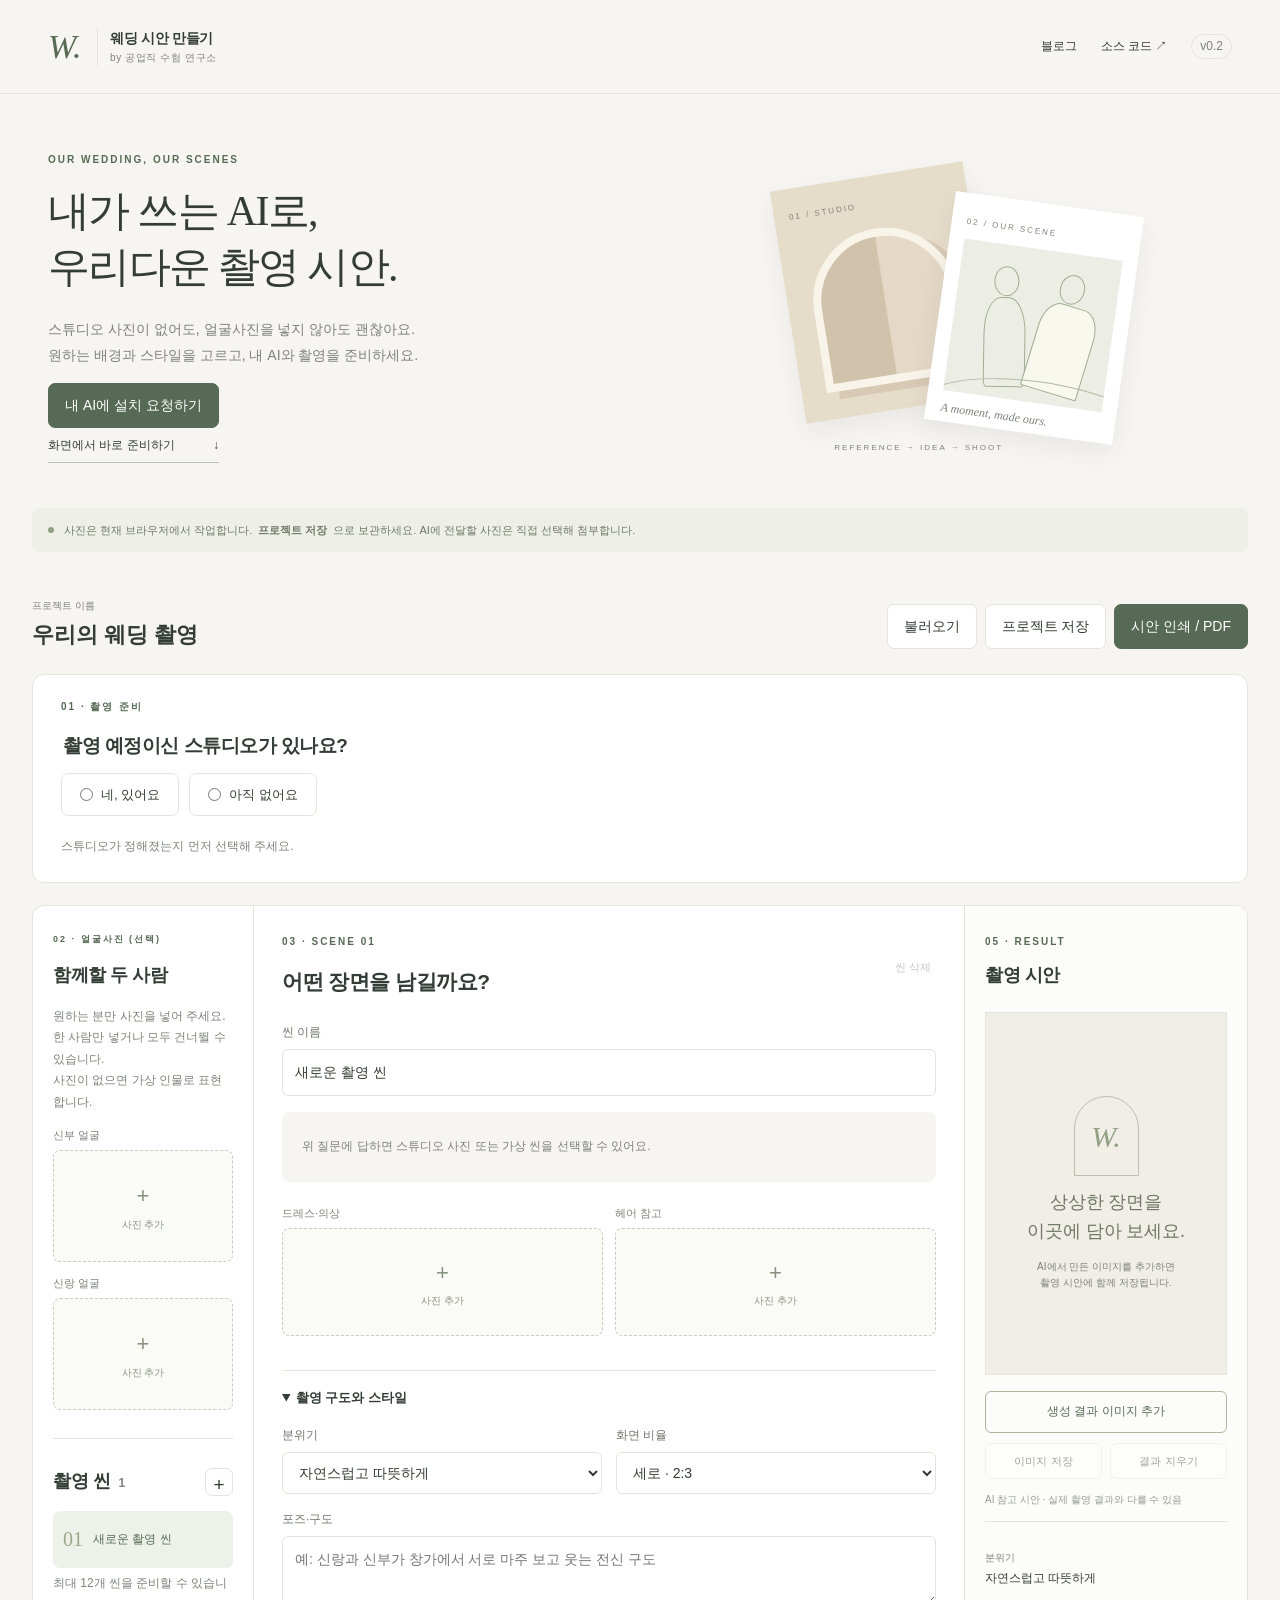
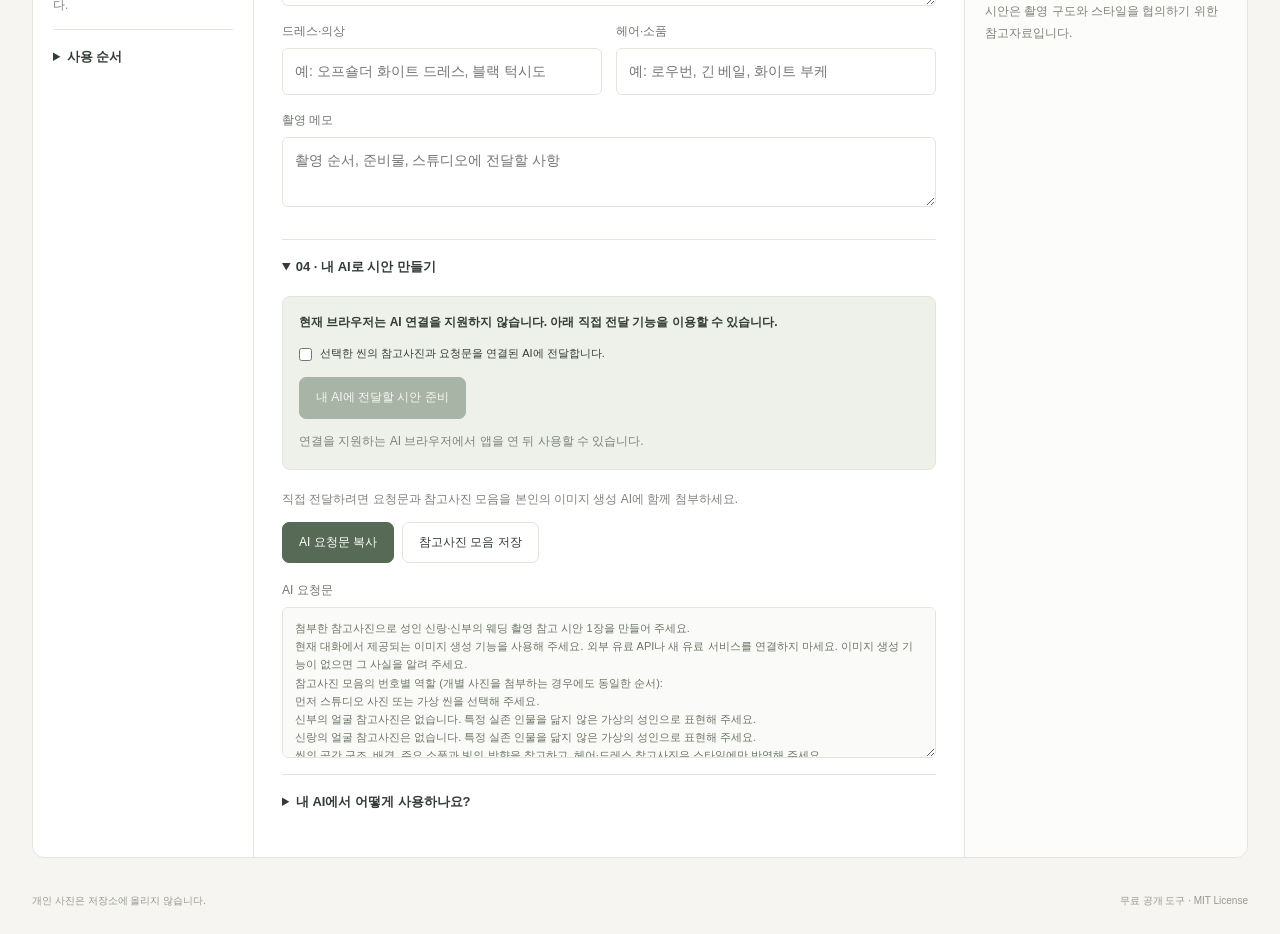
<file: index.html>
<!doctype html>
<html lang="ko">
<head>
  <meta charset="utf-8"><meta name="viewport" content="width=device-width, initial-scale=1">
  <meta name="description" content="스튜디오 사진 또는 가상 씬을 고르고, 내가 쓰는 AI로 준비하는 웨딩 촬영 시안. 얼굴사진은 선택입니다.">
  <title>웨딩 시안 만들기 · DJ</title>
  <link rel="stylesheet" href="assets/app.css">
  <script defer src="assets/scenes.js"></script><script defer src="assets/core.js"></script><script defer src="assets/app.js"></script>
</head>
<body>
  <header class="topbar"><a class="brand" href="./"><span class="mark">W.</span><span>웨딩 시안 만들기<small>by 공업직 수험 연구소</small></span></a><nav><a href="https://airsystem.tistory.com/">블로그</a><a href="https://github.com/dongjoo-cpf19b/tistory_wedding_dj" target="_blank" rel="noopener">소스 코드 ↗</a><span class="version">v0.2</span></nav></header>
  <main>
    <section class="intro"><div><p class="eyebrow">OUR WEDDING, OUR SCENES</p><h1>내가 쓰는 AI로,<br>우리다운 촬영 시안.</h1><p class="lead">스튜디오 사진이 없어도, 얼굴사진을 넣지 않아도 괜찮아요.<br>원하는 배경과 스타일을 고르고, 내 AI와 촬영을 준비하세요.</p><button id="copy-install" class="dark">내 AI에 설치 요청하기</button><br><a class="text-link" href="#workspace">화면에서 바로 준비하기 <span>↓</span></a></div><div class="intro-art" aria-hidden="true"><div class="paper back"><span>01 / STUDIO</span><div class="arch"></div></div><div class="paper front"><span>02 / OUR SCENE</span><div class="line-art"><i></i><i></i></div><small>A moment, made ours.</small></div><span class="art-caption">REFERENCE → IDEA → SHOOT</span></div></section>
    <div class="privacy-note"><span class="dot"></span> 사진은 현재 브라우저에서 작업합니다. <b>프로젝트 저장</b>으로 보관하세요. AI에 전달할 사진은 직접 선택해 첨부합니다.</div>
    <div class="project-bar" id="workspace"><label>프로젝트 이름<input id="project-name" maxlength="80" value="우리의 웨딩 촬영" aria-label="프로젝트 이름"></label><div class="actions"><button id="load-project">불러오기</button><button id="save-project">프로젝트 저장</button><button id="print-project" class="dark">시안 인쇄 / PDF</button><input id="project-file" type="file" accept=".json,.wedding.json" hidden></div></div>
    <section class="studio-setup" aria-label="스튜디오 준비 상태">
      <p class="step-label">01 · 촬영 준비</p>
      <fieldset><legend>촬영 예정이신 스튜디오가 있나요?</legend><div class="choice-row"><label><input type="radio" name="studioPlan" value="yes">네, 있어요</label><label><input type="radio" name="studioPlan" value="no">아직 없어요</label></div></fieldset>
      <fieldset id="studio-photo-question" hidden><legend>예정인 스튜디오 씬 사진들이 있나요?</legend><div class="choice-row"><label><input type="radio" name="hasStudioPhotos" value="yes">네, 사진이 있어요</label><label><input type="radio" name="hasStudioPhotos" value="no">사진은 없어요</label></div></fieldset>
      <p class="hint" id="studio-route" role="status">스튜디오가 정해졌는지 먼저 선택해 주세요.</p>
    </section>
    <div class="workspace">
      <aside class="sidebar"><p class="step-label">02 · 얼굴사진 (선택)</p><h2>함께할 두 사람</h2><p class="hint">원하는 분만 사진을 넣어 주세요.<br>한 사람만 넣거나 모두 건너뛸 수 있습니다.<br>사진이 없으면 가상 인물로 표현합니다.</p><div id="people"></div><div class="divider"></div><div class="row"><h2>촬영 씬 <span id="scene-count">1</span></h2><button id="add-scene" class="icon-button" aria-label="씬 추가">+</button></div><div id="scene-list"></div><p class="hint">최대 12개 씬을 준비할 수 있습니다.</p><details><summary>사용 순서</summary><ol><li>스튜디오 사진 또는 가상 씬 선택</li><li>얼굴사진 추가 (선택)</li><li>원하는 구도·의상·헤어 입력</li><li>AI 요청문과 참고사진 준비</li><li>생성 결과 추가 후 시안 저장</li></ol><p>본인 또는 사용 동의를 받은 인물사진과 이용 가능한 스튜디오 사진을 사용하세요.</p></details></aside>
      <section class="editor"><div class="editor-heading"><div><p class="step-label" id="scene-number">03 · SCENE 01</p><h2>어떤 장면을 남길까요?</h2></div><button id="remove-scene" class="quiet">씬 삭제</button></div>
        <label class="field">씬 이름<input id="scene-title" maxlength="80" placeholder="예: 창가에서 마주 보기"></label>
        <div id="scene-source"></div><div id="references" class="references"></div>
        <details open class="settings"><summary>촬영 구도와 스타일</summary><div class="two-col"><label class="field">분위기<select id="mood"><option>자연스럽고 따뜻하게</option><option>밝고 사랑스럽게</option><option>차분하고 우아하게</option><option>선명하고 감각적으로</option><option>필름 사진처럼</option></select></label><label class="field">화면 비율<select id="size"><option value="1024x1536">세로 · 2:3</option><option value="1536x1024">가로 · 3:2</option><option value="1024x1024">정사각 · 1:1</option></select></label></div><label class="field">포즈·구도<textarea id="pose" rows="2" maxlength="1200" placeholder="예: 신랑과 신부가 창가에서 서로 마주 보고 웃는 전신 구도"></textarea></label><div class="two-col"><label class="field">드레스·의상<input id="outfit" maxlength="300" placeholder="예: 오프숄더 화이트 드레스, 블랙 턱시도"></label><label class="field">헤어·소품<input id="hair" maxlength="300" placeholder="예: 로우번, 긴 베일, 화이트 부케"></label></div><label class="field">촬영 메모<textarea id="memo" rows="2" maxlength="1200" placeholder="촬영 순서, 준비물, 스튜디오에 전달할 사항"></textarea></label></details>
        <details class="ai-panel" open><summary>04 · 내 AI로 시안 만들기</summary><div class="agent-link"><p id="agent-capability">AI 연결 지원 여부를 확인하고 있습니다.</p><label class="check"><input id="agent-consent" type="checkbox">선택한 씬의 참고사진과 요청문을 연결된 AI에 전달합니다.</label><button id="prepare-ai" class="dark" disabled>내 AI에 전달할 시안 준비</button><p id="agent-status" class="hint" role="status">연결을 지원하는 AI 브라우저에서 앱을 연 뒤 사용할 수 있습니다.</p><button id="cancel-ai" class="quiet" hidden>전달 취소</button></div><p>직접 전달하려면 요청문과 참고사진 모음을 본인의 이미지 생성 AI에 함께 첨부하세요.</p><div class="actions"><button id="copy-prompt" class="dark">AI 요청문 복사</button><button id="save-reference">참고사진 모음 저장</button></div><label class="field prompt-field">AI 요청문<textarea id="prompt" rows="7" readonly></textarea></label><details class="ai-help"><summary>내 AI에서 어떻게 사용하나요?</summary><ol><li>위 버튼으로 요청문을 복사하고 참고사진 모음을 저장합니다.</li><li>이미지 생성 기능이 있는 본인의 AI 대화에 요청문과 사진을 함께 첨부합니다.</li><li>완성된 이미지를 내려받아 오른쪽에 추가합니다.</li></ol><p class="hint">이 도구는 무료이며 API 키를 요구하지 않습니다. 생성은 이용 중인 AI의 기능과 이용 한도에 따릅니다. Claude는 자체 사진 생성 기능이 없어 다른 이미지 생성 도구가 필요합니다.</p></details></details>
      </section>
      <aside class="result-panel"><p class="step-label">05 · RESULT</p><h2>촬영 시안</h2><div id="result-preview" class="result-preview"><div class="empty-art">W.</div><p>상상한 장면을<br>이곳에 담아 보세요.</p><small>AI에서 만든 이미지를 추가하면<br>촬영 시안에 함께 저장됩니다.</small></div><label class="upload-result" for="result-file">생성 결과 이미지 추가<input id="result-file" type="file" accept="image/png,image/jpeg,image/webp" hidden></label><div class="actions"><button id="download-result" disabled>이미지 저장</button><button id="clear-result" disabled>결과 지우기</button></div><p class="result-note">AI 참고 시안 · 실제 촬영 결과와 다를 수 있음</p><dl id="result-meta"></dl><p class="hint">시안은 촬영 구도와 스타일을 협의하기 위한 참고자료입니다.</p></aside>
    </div>
    <section id="print-board" aria-label="전체 촬영 시안"></section>
  </main><footer>개인 사진은 저장소에 올리지 않습니다. <span>무료 공개 도구 · MIT License</span></footer><div id="toast" role="status" aria-live="polite"></div>
</body></html>
</file>
<file: assets/app.css>
@charset "UTF-8";
:root{--bg:#f7f5f1;--paper:#fff;--ink:#333c35;--muted:#7d827b;--line:#e3e4dc;--green:#566a55;--pale:#edf1e9;--sand:#e5d8c6;--serif:Georgia,"Noto Serif KR",serif}*{box-sizing:border-box}html{scroll-behavior:smooth}body{margin:0;background:var(--bg);color:var(--ink);font:14px/1.65 -apple-system,BlinkMacSystemFont,"Segoe UI","Noto Sans KR",sans-serif}button,input,textarea,select{font:inherit}button,a,label.upload-result{touch-action:manipulation}button{padding:10px 16px;border:1px solid var(--line);border-radius:7px;background:#fff;color:var(--ink);cursor:pointer}button:hover{background:var(--pale);border-color:#a5b19d}button:disabled{opacity:.45;cursor:not-allowed}button.dark{background:var(--green);border-color:var(--green);color:#fff}button.dark:hover{background:#40523e}a{color:inherit;text-decoration:none}a:hover{text-decoration:underline}input,textarea,select{width:100%;color:var(--ink);background:#fff;border:1px solid var(--line);border-radius:6px;padding:11px 12px}textarea{resize:vertical}input:focus,textarea:focus,select:focus,button:focus-visible,summary:focus-visible{outline:2px solid #8a9a7c;outline-offset:3px}h1,h2,p{margin-top:0}h2{font-size:18px;font-weight:600;letter-spacing:-.5px}small,.hint{color:var(--muted);font-size:12px}.hint{line-height:1.8}label.field{display:block;font-size:12px;color:#6f786d;font-weight:500;margin-bottom:16px}.field input,.field textarea,.field select{display:block;margin-top:6px;font-size:14px;font-weight:400}.topbar{max-width:1440px;margin:auto;display:flex;align-items:center;justify-content:space-between;height:94px;padding:0 48px;border-bottom:1px solid var(--line)}.brand{display:flex;align-items:center;gap:12px;font-weight:650;letter-spacing:-.3px}.brand small{display:block;font-size:10px;letter-spacing:.6px;font-weight:400}.mark{font:italic 34px var(--serif);color:var(--green);border-right:1px solid var(--line);padding-right:16px}.topbar nav{display:flex;gap:24px;align-items:center;font-size:12px}.version{border:1px solid var(--line);padding:2px 8px;border-radius:20px;color:var(--muted)}main{max-width:1344px;margin:auto;padding:0 32px}.intro{display:grid;grid-template-columns:1.2fr 1fr;gap:50px;min-height:390px;padding:58px 16px 40px;align-items:center}.eyebrow,.step-label{font-size:10px;letter-spacing:2px;color:var(--green);font-weight:600;margin-bottom:14px}.intro h1{font:400 42px/1.35 var(--serif);letter-spacing:-1.7px;margin-bottom:20px}.lead{color:var(--muted);font-size:14px;line-height:1.9}.text-link{display:inline-block;margin-top:8px;font-size:12px;border-bottom:1px solid #bbc4b3;padding-bottom:6px}.text-link span{margin-left:35px}.intro-art{height:285px;position:relative;max-width:410px;justify-self:center;width:100%}.paper{position:absolute;background:#fff;box-shadow:0 10px 24px #333c3512;padding:15px}.paper span{font-size:8px;letter-spacing:2px;color:var(--muted)}.paper.back{width:195px;height:235px;left:18px;top:10px;transform:rotate(-9deg);background:#e6dcca}.paper.front{width:190px;height:230px;left:170px;top:38px;transform:rotate(8deg)}.paper.front small{font:italic 12px var(--serif)}.arch{margin:15px 10px 0;height:155px;border-radius:90px 90px 0 0;background:linear-gradient(90deg,#d1c2ab 49%,#e5d8c6 50%);border:8px solid #f8f4e9;box-shadow:12px 8px 0 #d7c9b4}.line-art{height:153px;position:relative;background:#ecede4;margin:8px 0 5px;overflow:hidden}.line-art:after{content:"";position:absolute;width:230px;height:70px;border:1px solid #b2baa4;border-radius:50%;bottom:-50px;left:-20px}.line-art i{position:absolute;border:1px solid #a2ad93;border-radius:40% 40% 8% 8%;width:42px;height:90px;left:33px;top:52px;transform:rotate(-7deg)}.line-art i:before{content:"";position:absolute;width:23px;height:28px;border:1px solid #a2ad93;border-radius:50%;top:-32px;left:9px}.line-art i+i{width:58px;left:82px;transform:rotate(9deg);border-radius:30% 30% 0 0;background:#f8f8ef}.art-caption{position:absolute;bottom:-4px;left:65px;font-size:8px;letter-spacing:2px;color:var(--muted)}.privacy-note{display:flex;align-items:center;gap:6px;flex-wrap:wrap;padding:13px 16px;background:#eef0e8;font-size:11px;color:#6f7868;border-radius:7px;margin:5px 0 26px}.dot{height:6px;width:6px;border-radius:50%;background:#90a183;margin-right:4px}.project-bar{scroll-margin-top:20px;display:flex;justify-content:space-between;align-items:center;gap:20px;padding:20px 0}.project-bar>label{font-size:10px;color:var(--muted)}.project-bar input{border:0;background:none;padding:0;font-size:22px;font-weight:600;line-height:1.8;max-width:400px}.actions{display:flex;gap:8px;flex-wrap:wrap}.workspace{display:grid;grid-template-columns:220px minmax(0,1fr) 282px;align-items:start;border:1px solid var(--line);border-radius:12px;background:var(--paper);overflow:hidden}.sidebar{padding:26px 20px}.sidebar .step-label{font-size:9px}.divider{border-top:1px solid var(--line);margin:28px 0}.row{display:flex;justify-content:space-between;align-items:center;margin-bottom:15px}.row h2{margin:0}.row h2 span{font-size:12px;color:var(--muted);margin-left:4px}.icon-button{width:28px;height:28px;padding:0;font-size:19px}.scene-item{display:flex;gap:10px;width:100%;padding:12px 10px;text-align:left;border:0;margin-bottom:5px;font-size:12px;align-items:center}.scene-item.active{background:var(--pale);color:var(--green)}.scene-item .num{font-family:var(--serif);font-size:20px;color:#9aa88c}.scene-item span:last-child{overflow:hidden;text-overflow:ellipsis;white-space:nowrap}.editor{padding:28px;border-left:1px solid var(--line);border-right:1px solid var(--line);min-width:0}.editor-heading{display:flex;justify-content:space-between;align-items:center;margin-bottom:24px;gap:8px}.editor-heading h2{font-size:21px;margin:0}.quiet{border:0;padding:5px;color:var(--muted);font-size:11px;white-space:nowrap}.references{display:grid;grid-template-columns:1fr 1fr;gap:12px;margin:22px 0}.asset{position:relative;margin-bottom:12px}.asset-label{font-size:11px;display:flex;justify-content:space-between;color:var(--muted);margin-bottom:6px}.asset-label button{padding:0;border:0;font-size:10px}.asset-input{display:block;cursor:pointer;text-align:center;height:108px;border:1px dashed #c8ccbf;border-radius:7px;overflow:hidden;background:#fafbf7}.asset-input:hover{background:var(--pale)}.asset-input input{position:absolute;width:1px;height:1px;opacity:0}.asset-input:focus-within{outline:2px solid var(--green)}.asset-input img{width:100%;height:100%;object-fit:cover}.asset-empty{height:100%;display:flex;align-items:center;justify-content:center;flex-direction:column;color:#87917f;gap:2px}.asset-empty b{font-size:22px;font-weight:300}.asset-empty span{font-size:10px}.asset.studio{grid-column:1/-1}.asset.studio .asset-input{height:160px}.sidebar .asset-input{height:112px}.two-col{display:grid;grid-template-columns:1fr 1fr;gap:14px}details{border-top:1px solid var(--line);padding:16px 0;font-size:12px}summary{font-size:13px;font-weight:600;cursor:pointer;list-style-position:inside}details[open]>summary{margin-bottom:18px}.sidebar details p,.sidebar li{font-size:11px;color:var(--muted)}.sidebar ol{padding-left:18px}.settings{margin-top:10px}.ai-panel{padding-bottom:0}.ai-panel>p{color:var(--muted)}.prompt-field{margin-top:18px}.prompt-field textarea{font-size:11px;background:#fafbf8;color:#6b7465}.api-settings{padding-bottom:4px}.check{display:flex;align-items:flex-start;gap:8px;margin:12px 0;font-size:11px}.check input{width:auto;margin:4px 0}.result-panel{padding:28px 20px;background:#fcfcfa;align-self:stretch}.result-preview{margin:22px 0 16px;aspect-ratio:2/3;border:1px solid var(--line);background:#f0eee7;display:flex;align-items:center;justify-content:center;flex-direction:column;text-align:center;padding:18px}.result-preview img{width:100%;height:100%;object-fit:contain}.result-preview.has-image{padding:0;background:#eee}.result-preview p{font-family:var(--serif);font-size:18px;color:#6e7664;margin:12px 0}.result-preview small{font-size:10px}.empty-art{width:65px;height:80px;border:1px solid #b9c0ad;border-radius:40px 40px 0 0;font:italic 30px/80px var(--serif);color:#93a083}.upload-result{display:block;border:1px solid #abb79f;border-radius:6px;text-align:center;cursor:pointer;padding:10px;font-size:12px;margin-bottom:10px;color:var(--green)}.result-panel .actions button{flex:1;font-size:11px;padding:8px}.result-note{font-size:10px;color:#969b91;margin-top:13px}.result-panel dl{border-top:1px solid var(--line);padding-top:16px;font-size:12px}.result-panel dt{color:var(--muted);font-size:10px;margin-top:12px}.result-panel dd{margin:3px 0;white-space:pre-wrap;overflow-wrap:anywhere}.result-panel .step-label{margin-bottom:10px}footer{max-width:1280px;margin:35px auto 25px;padding:0 32px;display:flex;justify-content:space-between;font-size:10px;color:#949a8e}#toast{position:fixed;bottom:28px;left:50%;transform:translateX(-50%);background:#344733;color:#fff;padding:12px 22px;border-radius:8px;box-shadow:0 6px 20px #2222;font-size:13px;opacity:0;pointer-events:none;transition:opacity .15s;z-index:20;max-width:90vw;width:max-content}#toast.show{opacity:1}#print-board{display:none}.print-scene{break-after:page}.print-scene:last-child{break-after:auto}.print-result{width:100%;max-height:145mm;object-fit:contain}.print-refs{display:flex;gap:8px}.print-refs figure{margin:0;flex:1;min-width:0}.print-refs img{width:100%;height:40mm;object-fit:contain}.print-refs figcaption{font-size:10px}.print-scene p{white-space:pre-wrap;overflow-wrap:anywhere}
@media(min-width:1450px){.intro{padding-top:64px;padding-bottom:48px}}@media(max-width:1100px){.workspace{grid-template-columns:180px minmax(0,1fr)}.result-panel{grid-column:2;border-left:1px solid var(--line);border-top:1px solid var(--line)}.result-preview{max-width:340px;margin:20px auto}.editor{border-right:0}.sidebar{grid-row:1/3;padding:24px 16px}.result-panel .actions{max-width:340px;margin:auto}.upload-result{max-width:340px;margin:10px auto}.intro h1{font-size:36px}.intro-art{transform:scale(.9)}}@media(max-width:720px){.topbar{padding:0 20px;height:78px}.topbar nav{gap:14px;font-size:11px}.topbar nav>a:first-child,.version{display:none}main{padding:0 16px}.intro{grid-template-columns:1fr;padding:36px 4px 26px;gap:10px;min-height:0}.intro h1{font-size:34px}.intro-art{display:none}.lead{font-size:13px}.privacy-note{font-size:10px;line-height:1.8}.project-bar{display:block}.project-bar .actions{margin-top:14px}.project-bar button{font-size:11px;padding:9px 12px}.workspace{display:block}.sidebar{padding:22px;border-bottom:1px solid var(--line)}#people{display:grid;grid-template-columns:1fr 1fr;gap:12px}.sidebar .divider{margin:20px 0}.sidebar .hint br{display:none}#scene-list{display:flex;gap:6px;overflow:auto}.scene-item{width:auto;min-width:130px;max-width:180px}.sidebar>details{padding-bottom:0}.editor,.result-panel{padding:24px 20px;border-left:0;border-right:0}.editor-heading h2{font-size:19px}.references{gap:10px}.two-col{grid-template-columns:1fr;gap:0}.result-panel{border-top:1px solid var(--line)}footer{display:block;padding:0 20px}footer span{display:block;margin-top:6px}button{padding:10px 13px}.ai-panel .actions button{font-size:12px}.result-preview{width:100%;max-width:380px}}
@media print{@page{size:A4;margin:14mm}body{background:white;color:#222}.topbar,.intro,.privacy-note,.project-bar,.workspace,footer,#toast{display:none!important}main{padding:0;max-width:none}#print-board{display:block}.print-scene{font-size:12px}.print-scene h1{font-size:24px}.print-scene h2{font-size:18px;margin-top:14px}.print-scene .print-meta{display:grid;grid-template-columns:1fr 1fr;gap:12px}.print-scene .print-caption{font-size:10px;color:#777}.print-refs{break-inside:avoid}}

[hidden]{display:none!important}.studio-setup{margin:0 0 22px;padding:24px 28px;border:1px solid var(--line);border-radius:12px;background:#fff}.studio-setup fieldset{border:0;padding:0;margin:0 0 20px}.studio-setup legend{font-size:19px;font-weight:600;margin-bottom:12px;letter-spacing:-.5px}.choice-row{display:flex;gap:10px;flex-wrap:wrap}.choice-row label{cursor:pointer;border:1px solid var(--line);padding:10px 18px;border-radius:7px;display:flex;align-items:center;gap:8px;font-size:13px}.choice-row label:has(input:checked){background:var(--pale);border-color:var(--green)}.choice-row input{width:auto;accent-color:var(--green);margin:0}.studio-setup .hint{margin:0}.virtual-heading{display:flex;align-items:center;justify-content:space-between;margin:24px 0 12px;gap:8px}.virtual-heading h3{font-size:14px;margin:0}.virtual-heading span{font-size:9px;color:var(--green);border:1px solid var(--line);border-radius:20px;padding:2px 8px}.virtual-grid{display:grid;grid-template-columns:repeat(3,minmax(0,1fr));gap:10px}.virtual-card{padding:5px;text-align:left;min-width:0;border:2px solid transparent;background:var(--bg)}.virtual-card[aria-pressed="true"]{border-color:var(--green);background:var(--pale)}.virtual-card img{width:100%;aspect-ratio:2/3;object-fit:cover;border-radius:4px;display:block}.virtual-card b{display:block;font-size:11px;margin:9px 4px 3px}.virtual-card small{display:block;font-size:9px;margin:0 4px 7px}.scene-pending{padding:25px 20px;background:var(--bg);border-radius:8px;color:var(--muted);font-size:12px}.ai-help li{margin:8px 0}.ai-help ol{padding-left:20px}
@media(max-width:720px){.studio-setup{padding:22px 20px}.studio-setup legend{font-size:17px}.virtual-grid{gap:6px}.virtual-card b{font-size:10px}.virtual-card small{font-size:9px}.choice-row label{padding:10px 12px}}
@media print{.studio-setup{display:none!important}}

.agent-link{padding:16px;margin:12px 0 20px;background:var(--pale);border:1px solid var(--line);border-radius:8px}.agent-link>p:first-child{font-weight:600;font-size:12px}.agent-link .hint{margin:12px 0 0}.agent-link .check{line-height:1.8}
</file>
